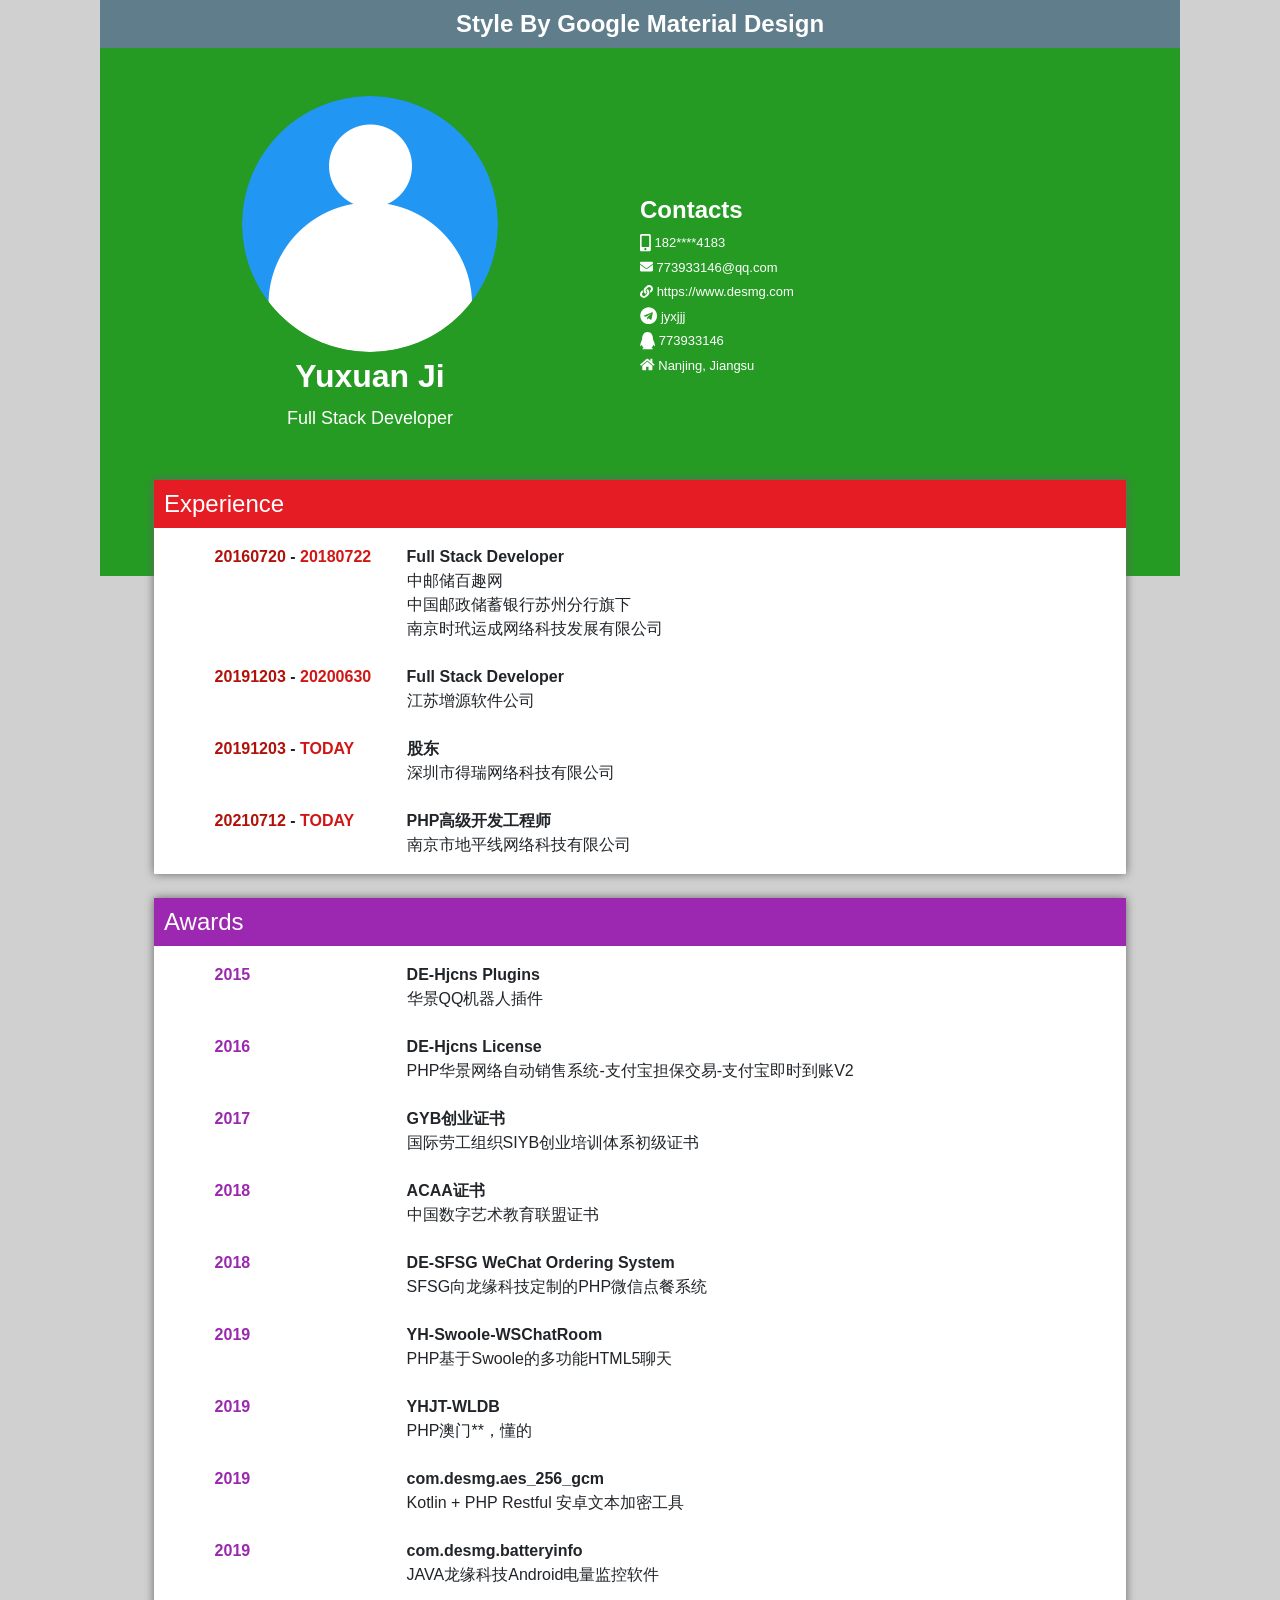
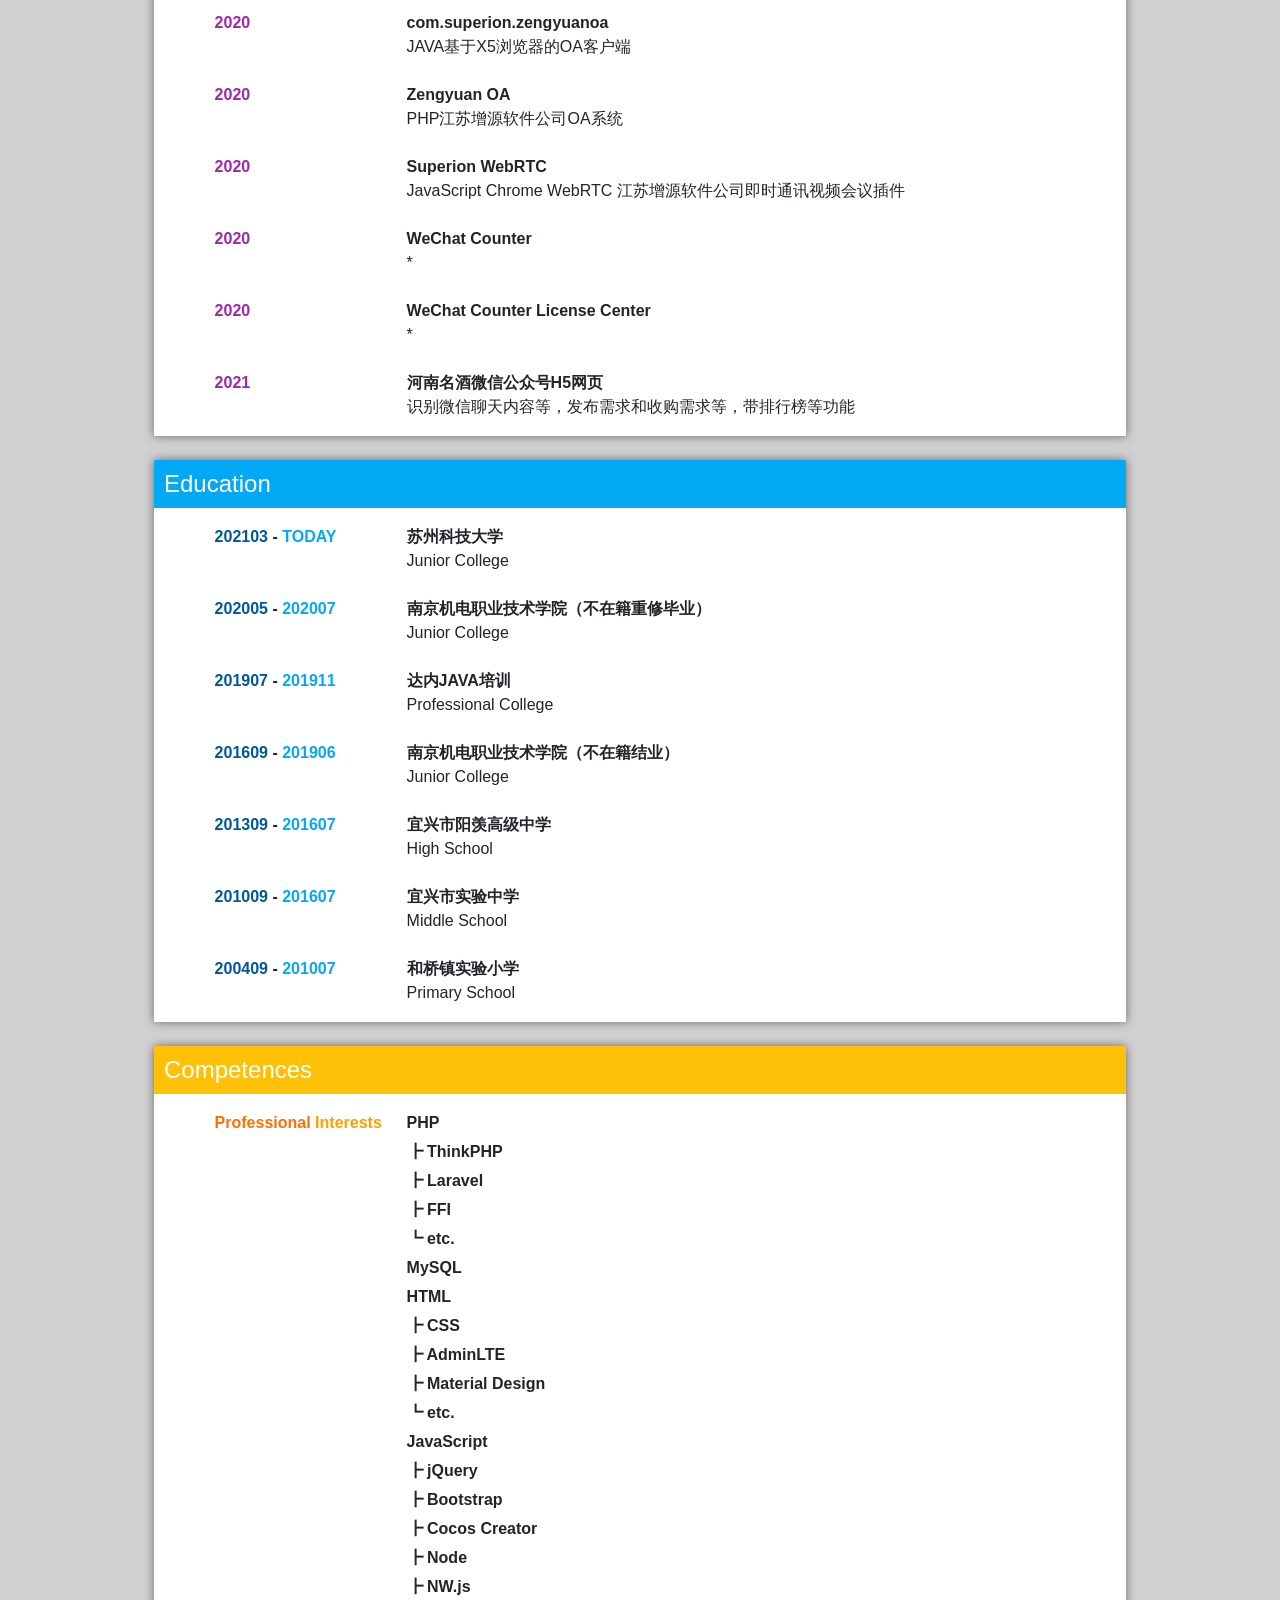
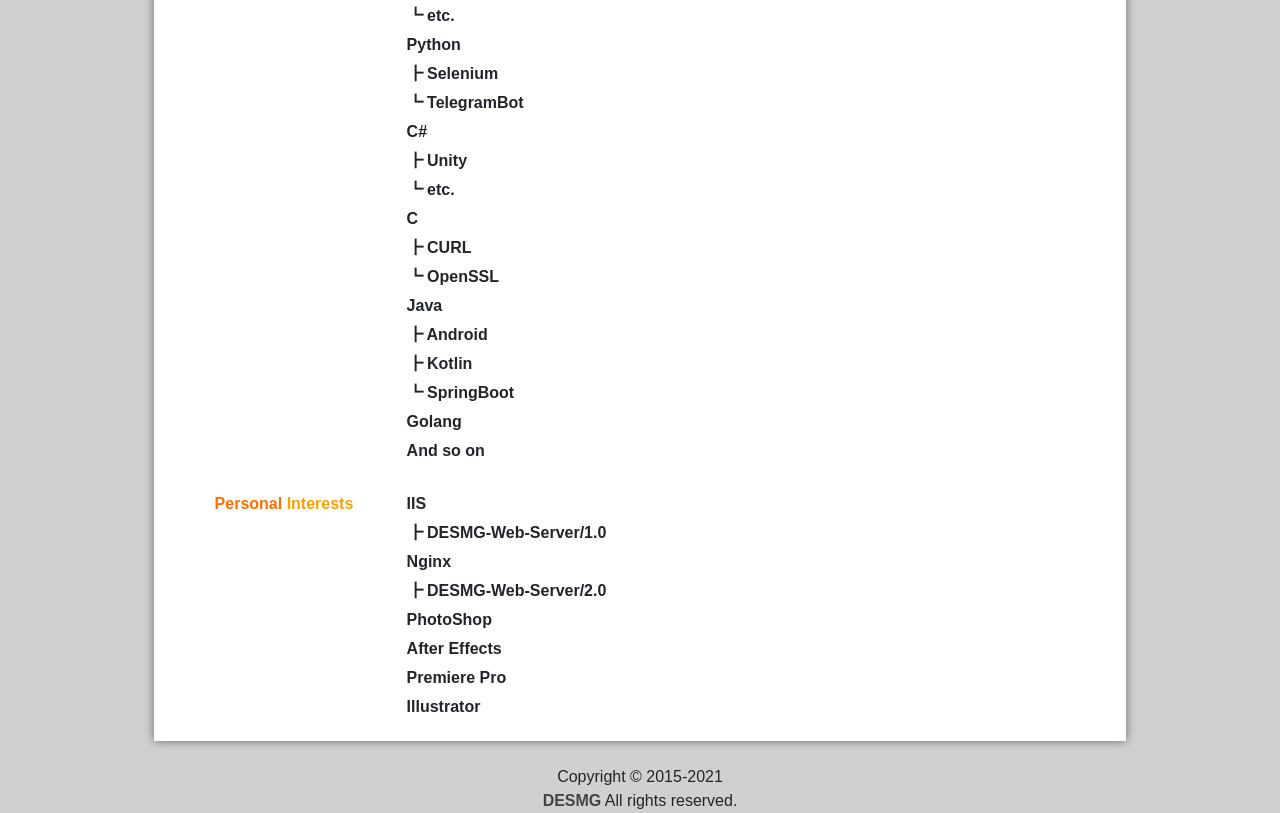
<file: MDCV/index.html>
<!DOCTYPE html>
<html>
<head>
    <meta charset="UTF-8">
    <meta http-equiv="Content-Language" Content="zh-CN">
    <meta name="author" content="神林">
    <meta name="copyright" content="Copyright='DESMG(www.desmg.com) All Rigths Reserved.'; QQ=773933146; Producer=DESMG">
    <meta name="generator" content="JetBrains PhpStorm">
    <meta name="applicable-device" content="pc,mobile">
    <meta name="viewport" content="width=device-width, initial-scale=1, maximum-scale=1, user-scalable=no">
    <meta name="theme-color" content="#D0D0D0">
    <meta name="description" content="个人简历">
    <meta name="keywords" content="个人简历">
    <meta name="build" content="2021-01-01 21:40:00">
    <link rel="canonical" href="https://github.desmg.com/Curriculum-Vitae-By-Google-Material-Design/index.html">
    <title>个人简历 - Google Material Design</title>
    <link href="./css/bootstrap.min.css" rel="stylesheet" rev="stylesheet" integrity="sha384-WskhaSGFgHYWDcbwN70/dfYBj47jz9qbsMId/iRN3ewGhXQFZCSftd1LZCfmhktB">
    <link href="./css/fontawesome.css" rel="stylesheet" rev="stylesheet" integrity="sha384-WNY4LNRHTl0p7HtVFu1s4qvm7+HxP/A9sZK5qrjmU7U4FcODuran0tJHe0ltkulJ">
    <style>
        html,
        body {
            margin: 0 auto 0 auto;
            width: 1080px;
            height: 100%;
            background-color: #D0D0D0;
        }

        p {
            margin-bottom: 5px;
        }

        ul,
        li {
            list-style: none;
        }

        a:link,
        a:hover,
        a:focus,
        a:active,
        a:visited {
            color: #444444;
        }
    </style>
    <style>
        .cr-container {
            width: 1080px;
            height: 48px;
            line-height: 48px;
            font-weight: 600;
            font-size: x-large;
            background-color: #607D8B;
            color: #FFFFFF;
            position: fixed;
            top: 0;
            text-align: center;
            z-index: 999999;
        }

        .main-container {
            width: 1080px;
            height: 576px;
            background-color: #259B24;
            position: relative;
        }

        .container1 {
            margin: 96px 0 0 0;
            width: 540px;
            text-align: center;
            float: left;
            color: #FFFFFF;
        }

        .container2 {
            margin: 192px 0 0 0;
            width: 540px;
            float: right;
            color: #FFFFFF;
        }

        .container2>p>a {
            color: #FFFFFF;
        }

        .photo {
            height: 256px;
            width: 256px;
            border-radius: 128px;
        }

        .name {
            font-size: xx-large;
            font-weight: 600;
        }

        .location {
            font-size: large;
        }

        .contacts-title {
            font-size: x-large;
            font-weight: 600;
        }

        .contacts-item {
            font-size: small;
        }
    </style>
    <style>
        .box-container {
            margin: -96px 5% 0 5%;
            z-index: 99999;
            position: relative;
        }

        .box {
            margin: 0 0 24px 0;
            background-color: #FFFFFF;
            border-radius: 1px;
            box-shadow: 0 0 10px #666666;
        }

        .box-header {
            padding: 0 0 0 10px;
            height: 48px;
            line-height: 48px;
            color: #FFFFFF;
            font-size: x-large;
        }

        .box-header.box-red {
            background-color: #E51C23;
        }

        .box-header.box-blue {
            background-color: #03A9F4;
        }

        .box-header.box-amber {
            background-color: #FFC107;
        }

        .box-header.box-purple {
            background-color: #9C27B0;
        }

        .box-body {
            min-height: 128px;
        }

        .red900 {
            color: #B0120A;
        }

        .red700 {
            color: #D01716;
        }

        .blue900 {
            color: #01579B;
        }

        .blue500 {
            color: #03A9F4;
        }

        .amber900 {
            color: #FF6F00;
        }

        .amber700 {
            color: #FFA000;
        }

        .purple500 {
            color: #9C27B0;
        }

        .table-responsive {
            margin: 0 auto 0 auto;
            padding: 5px 0 5px 0;
            width: 90%;
        }

        .table {
            margin: 0 0 0 0;
        }

        .table td,
        .table th {
            border: 0;
        }

        .footer {
            margin: 5px 0 16px 0;
            text-align: center;
        }
    </style>
</head>
<body>
    <div class="cr-container">
        <span>Style By Google Material Design</span>
        <script>
            window.scrollTo(0, 0);
            setTimeout("$('.cr-container').slideUp(2000);", 3000);
        </script>
    </div>
    <div class="main-container">
        <div class="container1">
            <img class="photo" src="[data-uri]">
            <p class="name">Yuxuan Ji</p>
            <p class="location">Full Stack Developer</p>
        </div>
        <div class="container2">
            <p class="contacts-title">Contacts</p>
            <p class="contacts-item"><i class="fas fa-mobile-alt fa-lg"></i>&nbsp;182****4183</p>
            <p class="contacts-item"><i class="fas fa-envelope"></i>&nbsp;773933146@qq.com</p>
            <p class="contacts-item"><i class="fas fa-link"></i>&nbsp;<a href="https://www.desmg.com">https://www.desmg.com</a></p>
            <p class="contacts-item"><i class="fab fa-telegram fa-lg"></i>&nbsp;<a href="https://t.me/jyxjjj">jyxjjj</a></p>
            <p class="contacts-item"><i class="fab fa-qq fa-lg"></i>&nbsp;773933146</p>
            <p class="contacts-item"><i class="fas fa-home"></i>&nbsp;Nanjing, Jiangsu</p>
        </div>
    </div>
    <div class="box-container">
        <div class="box">
            <div class="box-header box-red">Experience</div>
            <div class="box-body">
                <div class="table-responsive">
                    <table class="table">
                        <tr>
                            <td style="font-weight: 600;width: 192px;">
                                <span class="red900">20160720</span>
                                -
                                <span class="red700">20180722</span>
                            </td>
                            <td>
                                <span style="font-weight: 900;">Full Stack Developer</span>
                                <br />
                                <span>中邮储百趣网<br />中国邮政储蓄银行苏州分行旗下<br />南京时玳运成网络科技发展有限公司</span>
                            </td>
                        </tr>
                        <tr>
                            <td style="font-weight: 600;width: 192px;">
                                <span class="red900">20191203</span>
                                -
                                <span class="red700">20200630</span>
                            </td>
                            <td>
                                <span style="font-weight: 900;">Full Stack Developer</span>
                                <br />
                                <span>江苏增源软件公司</span>
                            </td>
                        </tr>
                        <tr>
                            <td style="font-weight: 600;width: 192px;">
                                <span class="red900">20191203</span>
                                -
                                <span class="red700">TODAY</span>
                            </td>
                            <td>
                                <span style="font-weight: 900;">股东</span>
                                <br />
                                <span>深圳市得瑞网络科技有限公司</span>
                            </td>
                        </tr>
                        <tr>
                            <td style="font-weight: 600;width: 192px;">
                                <span class="red900">20210712</span>
                                -
                                <span class="red700">TODAY</span>
                            </td>
                            <td>
                                <span style="font-weight: 900;">PHP高级开发工程师</span>
                                <br />
                                <span>南京市地平线网络科技有限公司</span>
                            </td>
                        </tr>
                        <!--tr>
                        <td style="font-weight: 600;width: 192px;">
                            <span class="red900">20671111</span>
                            -
                            <span class="red700">TODAY</span>
                        </td>
                        <td>
                            <span style="font-weight: 900;">CEO</span>
                            <br />
                            <span>龙缘特种工业集团</span>
                        </td>
                    </tr>
                    <tr>
                    <td style="font-weight: 600;width: 192px;">
                        <span class="red900">20891111</span>
                        -
                        <span class="red700">TODAY</span>
                    </td>
                    <td>
                        <span style="font-weight: 900;">B13军指挥官</span>
                        <br/>
                        <span>龙缘特种工业集团龙缘科技生物研究部</span>
                    </td>
                </tr>
                <tr>
                    <td style="font-weight: 600;width: 192px;">
                        <span class="red900">20891111</span>
                        -
                        <span class="red700">TODAY</span>
                    </td>
                    <td>
                        <span style="font-weight: 900;">冰霜玫瑰会长</span>
                        <br/>
                        <span>龙缘特种工业集团零部</span>
                    </td>
                </tr-->
                    </table>
                </div>
            </div>
        </div>
        <div class="box">
            <div class="box-header box-purple">Awards</div>
            <div class="box-body">
                <div class="table-responsive">
                    <table class="table">
                        <tr>
                            <td style="font-weight: 600;width: 192px;">
                                <span class="purple500">2015</span>
                            </td>
                            <td>
                                <span style="font-weight: 900;">DE-Hjcns Plugins</span>
                                <br />
                                <span>华景QQ机器人插件</span>
                            </td>
                        </tr>
                        <tr>
                            <td style="font-weight: 600;width: 192px;">
                                <span class="purple500">2016</span>
                            </td>
                            <td>
                                <span style="font-weight: 900;">DE-Hjcns License</span>
                                <br />
                                <span>PHP华景网络自动销售系统-支付宝担保交易-支付宝即时到账V2</span>
                            </td>
                        </tr>
                        <tr>
                            <td style="font-weight: 600;width: 192px;">
                                <span class="purple500">2017</span>
                            </td>
                            <td>
                                <span style="font-weight: 900;">GYB创业证书</span>
                                <br />
                                <span>国际劳工组织SIYB创业培训体系初级证书</span>
                            </td>
                        </tr>
                        <tr>
                            <td style="font-weight: 600;width: 192px;">
                                <span class="purple500">2018</span>
                            </td>
                            <td>
                                <span style="font-weight: 900;">ACAA证书</span>
                                <br />
                                <span>中国数字艺术教育联盟证书</span>
                            </td>
                        </tr>
                        <tr>
                            <td style="font-weight: 600;width: 192px;">
                                <span class="purple500">2018</span>
                            </td>
                            <td>
                                <span style="font-weight: 900;">DE-SFSG WeChat Ordering System</span>
                                <br />
                                <span>SFSG向龙缘科技定制的PHP微信点餐系统</span>
                            </td>
                        </tr>
                        <tr>
                            <td style="font-weight: 600;width: 192px;">
                                <span class="purple500">2019</span>
                            </td>
                            <td>
                                <span style="font-weight: 900;">YH-Swoole-WSChatRoom</span>
                                <br />
                                <span>PHP基于Swoole的多功能HTML5聊天</span>
                            </td>
                        </tr>
                        <tr>
                            <td style="font-weight: 600;width: 192px;">
                                <span class="purple500">2019</span>
                            </td>
                            <td>
                                <span style="font-weight: 900;">YHJT-WLDB</span>
                                <br />
                                <span>PHP澳门**，懂的</span>
                            </td>
                        </tr>
                        <tr>
                            <td style="font-weight: 600;width: 192px;">
                                <span class="purple500">2019</span>
                            </td>
                            <td>
                                <span style="font-weight: 900;">com.desmg.aes_256_gcm</span>
                                <br />
                                <span>Kotlin + PHP Restful 安卓文本加密工具</span>
                            </td>
                        </tr>
                        <tr>
                            <td style="font-weight: 600;width: 192px;">
                                <span class="purple500">2019</span>
                            </td>
                            <td>
                                <span style="font-weight: 900;">com.desmg.batteryinfo</span>
                                <br />
                                <span>JAVA龙缘科技Android电量监控软件</span>
                            </td>
                        </tr>
                        <tr>
                            <td style="font-weight: 600;width: 192px;">
                                <span class="purple500">2020</span>
                            </td>
                            <td>
                                <span style="font-weight: 900;">com.superion.zengyuanoa</span>
                                <br />
                                <span>JAVA基于X5浏览器的OA客户端</span>
                            </td>
                        </tr>
                        <tr>
                            <td style="font-weight: 600;width: 192px;">
                                <span class="purple500">2020</span>
                            </td>
                            <td>
                                <span style="font-weight: 900;">Zengyuan OA</span>
                                <br />
                                <span>PHP江苏增源软件公司OA系统</span>
                            </td>
                        </tr>
                        <tr>
                            <td style="font-weight: 600;width: 192px;">
                                <span class="purple500">2020</span>
                            </td>
                            <td>
                                <span style="font-weight: 900;">Superion WebRTC</span>
                                <br />
                                <span>JavaScript Chrome WebRTC 江苏增源软件公司即时通讯视频会议插件</span>
                            </td>
                        </tr>
                        <tr>
                            <td style="font-weight: 600;width: 192px;">
                                <span class="purple500">2020</span>
                            </td>
                            <td>
                                <span style="font-weight: 900;">WeChat Counter</span>
                                <br />
                                <span>*</span>
                            </td>
                        </tr>
                        <tr>
                            <td style="font-weight: 600;width: 192px;">
                                <span class="purple500">2020</span>
                            </td>
                            <td>
                                <span style="font-weight: 900;">WeChat Counter License Center</span>
                                <br />
                                <span>*</span>
                            </td>
                        </tr>
                        <tr>
                            <td style="font-weight: 600;width: 192px;">
                                <span class="purple500">2021</span>
                            </td>
                            <td>
                                <span style="font-weight: 900;">河南名酒微信公众号H5网页</span>
                                <br />
                                <span>识别微信聊天内容等，发布需求和收购需求等，带排行榜等功能</span>
                            </td>
                        </tr>
                        <!--tr>
                        <td style="font-weight: 600;width: 192px;">
                            <span class="purple500">预计<del>2022</del></span>
                        </td>
                        <td>
                            <span style="font-weight: 900;">DESMG-PHP-MVC</span>
                            <br/>
                            <span>PHP抄TP的设计思想龙缘科技自研最简易MVC框架</span>
                        </td>
                    </tr>
                    <tr>
                        <td style="font-weight: 600;width: 192px;">
                            <span class="purple500">预计<del>2022</del></span>
                        </td>
                        <td>
                            <span style="font-weight: 900;">SYTECH-001</span>
                            <br/>
                            <span>PHP + Cocos帮朋友写的套壳坑钱手游，类似“假传奇”</span>
                        </td>
                    </tr>
                    <tr>
                        <td style="font-weight: 600;width: 192px;">
                            <span class="purple500">预计<del>2026</del></span>
                        </td>
                        <td>
                            <span style="font-weight: 900;">DESMG-CMS</span>
                            <br/>
                            <span>PHP龙缘科技自研CMS</span>
                        </td>
                    </tr>
                    <tr>
                        <td style="font-weight: 600;width: 192px;">
                            <span class="purple500">预计<del>2067</del></span>
                        </td>
                        <td>
                            <span style="font-weight: 900;">DESMG-ZERO</span>
                            <br/>
                            <span>Multiplayer Online Role-PlayingGame，大型古装玄幻MMORPG，金融炸弹</span>
                        </td>
                    </tr-->
                    </table>
                </div>
            </div>
        </div>
        <div class="box">
            <div class="box-header box-blue">Education</div>
            <div class="box-body">
                <div class="table-responsive">
                    <table class="table">
                        <tr>
                            <td style="font-weight: 600;width: 192px;">
                                <span class="blue900">202103</span>
                                -
                                <span class="blue500">TODAY</span>
                            </td>
                            <td>
                                <span style="font-weight: 900;">苏州科技大学</span>
                                <br />
                                <span>Junior College</span>
                            </td>
                        </tr>
                        <tr>
                            <td style="font-weight: 600;width: 192px;">
                                <span class="blue900">202005</span>
                                -
                                <span class="blue500">202007</span>
                            </td>
                            <td>
                                <span style="font-weight: 900;">南京机电职业技术学院（不在籍重修毕业）</span>
                                <br />
                                <span>Junior College</span>
                            </td>
                        </tr>
                        <tr>
                            <td style="font-weight: 600;width: 192px;">
                                <span class="blue900">201907</span>
                                -
                                <span class="blue500">201911</span>
                            </td>
                            <td>
                                <span style="font-weight: 900;">达内JAVA培训</span>
                                <br />
                                <span>Professional College</span>
                            </td>
                        </tr>
                        <tr>
                            <td style="font-weight: 600;width: 192px;">
                                <span class="blue900">201609</span>
                                -
                                <span class="blue500">201906</span>
                            </td>
                            <td>
                                <span style="font-weight: 900;">南京机电职业技术学院（不在籍结业）</span>
                                <br />
                                <span>Junior College</span>
                            </td>
                        </tr>
                        <tr>
                            <td style="font-weight: 600;width: 192px;">
                                <span class="blue900">201309</span>
                                -
                                <span class="blue500">201607</span>
                            </td>
                            <td>
                                <span style="font-weight: 900;">宜兴市阳羡高级中学</span>
                                <br />
                                <span>High School</span>
                            </td>
                        </tr>
                        <tr>
                            <td style="font-weight: 600;width: 192px;">
                                <span class="blue900">201009</span>
                                -
                                <span class="blue500">201607</span>
                            </td>
                            <td>
                                <span style="font-weight: 900;">宜兴市实验中学</span>
                                <br />
                                <span>Middle School</span>
                            </td>
                        </tr>
                        <tr>
                            <td style="font-weight: 600;width: 192px;">
                                <span class="blue900">200409</span>
                                -
                                <span class="blue500">201007</span>
                            </td>
                            <td>
                                <span style="font-weight: 900;">和桥镇实验小学</span>
                                <br />
                                <span>Primary School</span>
                            </td>
                        </tr>
                        <!--tr>
                    <td style="font-weight: 600;width: 192px;">
                        <span class="blue900">20891111</span>
                        -
                        <span class="blue500">TODAY</span>
                    </td>
                    <td>
                        <span style="font-weight: 900;">龙缘特种工业集团龙缘科技生物研究部</span>
                        <br/>
                        <span>Post-doctoral</span>
                    </td>
                </tr-->
                    </table>
                </div>
            </div>
        </div>
        <div class="box">
            <div class="box-header box-amber">Competences</div>
            <div class="box-body">
                <div class="table-responsive">
                    <table class="table">
                        <tr>
                            <td style="font-weight: 600;width: 192px;">
                                <span class="amber900">Professional</span>
                                <span class="amber700">Interests</span>
                            </td>
                            <td>
                                <p style="font-weight: 900;">PHP</p>
                                <p style="font-weight: 900;">┣&nbsp;ThinkPHP</p>
                                <p style="font-weight: 900;">┣&nbsp;Laravel</p>
                                <p style="font-weight: 900;">┣&nbsp;FFI</p>
                                <p style="font-weight: 900;">┗&nbsp;etc.</p>
                                <p style="font-weight: 900;">MySQL</p>
                                <p style="font-weight: 900;">HTML</p>
                                <p style="font-weight: 900;">┣&nbsp;CSS</p>
                                <p style="font-weight: 900;">┣&nbsp;AdminLTE</p>
                                <p style="font-weight: 900;">┣&nbsp;Material Design</p>
                                <p style="font-weight: 900;">┗&nbsp;etc.</p>
                                <p style="font-weight: 900;">JavaScript</p>
                                <p style="font-weight: 900;">┣&nbsp;jQuery</p>
                                <p style="font-weight: 900;">┣&nbsp;Bootstrap</p>
                                <p style="font-weight: 900;">┣&nbsp;Cocos Creator</p>
                                <p style="font-weight: 900;">┣&nbsp;Node</p>
                                <p style="font-weight: 900;">┣&nbsp;NW.js</p>
                                <p style="font-weight: 900;">┗&nbsp;etc.</p>
                                <p style="font-weight: 900;">Python</p>
                                <p style="font-weight: 900;">┣&nbsp;Selenium</p>
                                <p style="font-weight: 900;">┗&nbsp;TelegramBot</p>
                                <p style="font-weight: 900;">C#</p>
                                <p style="font-weight: 900;">┣&nbsp;Unity</p>
                                <p style="font-weight: 900;">┗&nbsp;etc.</p>
                                <p style="font-weight: 900;">C</p>
                                <p style="font-weight: 900;">┣&nbsp;CURL</p>
                                <p style="font-weight: 900;">┗&nbsp;OpenSSL</p>
                                <p style="font-weight: 900;">Java</p>
                                <p style="font-weight: 900;">┣&nbsp;Android</p>
                                <p style="font-weight: 900;">┣&nbsp;Kotlin</p>
                                <p style="font-weight: 900;">┗&nbsp;SpringBoot</p>
                                <p style="font-weight: 900;">Golang</p>
                                <p style="font-weight: 900;">And so on</p>
                            </td>
                        </tr>
                        <tr>
                            <td style="font-weight: 600;width: 192px;">
                                <span class="amber900">Personal</span>
                                <span class="amber700">Interests</span>
                            </td>
                            <td>
                                <p style="font-weight: 900;">IIS</p>
                                <p style="font-weight: 900;">┣&nbsp;DESMG-Web-Server/1.0</p>
                                <p style="font-weight: 900;">Nginx</p>
                                <p style="font-weight: 900;">┣&nbsp;DESMG-Web-Server/2.0</p>
                                <p style="font-weight: 900;">PhotoShop</p>
                                <p style="font-weight: 900;">After Effects</p>
                                <p style="font-weight: 900;">Premiere Pro</p>
                                <p style="font-weight: 900;">Illustrator</p>
                                <!--p style="font-weight: 900;">Research of BioComputer</p>
                            <p style="font-weight: 900;">Research of Quantum Computer</p>
                            <p style="font-weight: 900;">Research of Artificial Intelligence</p>
                            <p style="font-weight: 900;">Research of Connection Encrtption</p-->
                            </td>
                        </tr>
                    </table>
                </div>
            </div>
        </div>
    </div>
    <div class="footer">
        Copyright &copy; 2015-2021
        <br />
        <b><a href="https://www.desmg.com">DESMG</a></b> All rights reserved.
    </div>
    <script src="./js/jquery.min.js" integrity="sha384-tsQFqpEReu7ZLhBV2VZlAu7zcOV+rXbYlF2cqB8txI/8aZajjp4Bqd+V6D5IgvKT"></script>
    <script>
        let scale = 1 / window.devicePixelRatio;
        $('meta[name="viewport"]').attr('content', 'initial-scale=' + scale + ', maximum-scale=' + scale + ', minimum-scale=' + scale + ', user-scalable=no');
        alert('This was downgrade into demo mode, all infomation may not be latest.');
    </script>
    <script src="./js/bootstrap.min.js" integrity="sha384-smHYKdLADwkXOn1EmN1qk/HfnUcbVRZyYmZ4qpPea6sjB/pTJ0euyQp0Mk8ck+5T"></script>
    <script src="./js/fontawesome.min.js" integrity="sha384-xymdQtn1n3lH2wcu0qhcdaOpQwyoarkgLVxC/wZ5q7h9gHtxICrpcaSUfygqZGOe"></script>
</body>
</html>
</file>
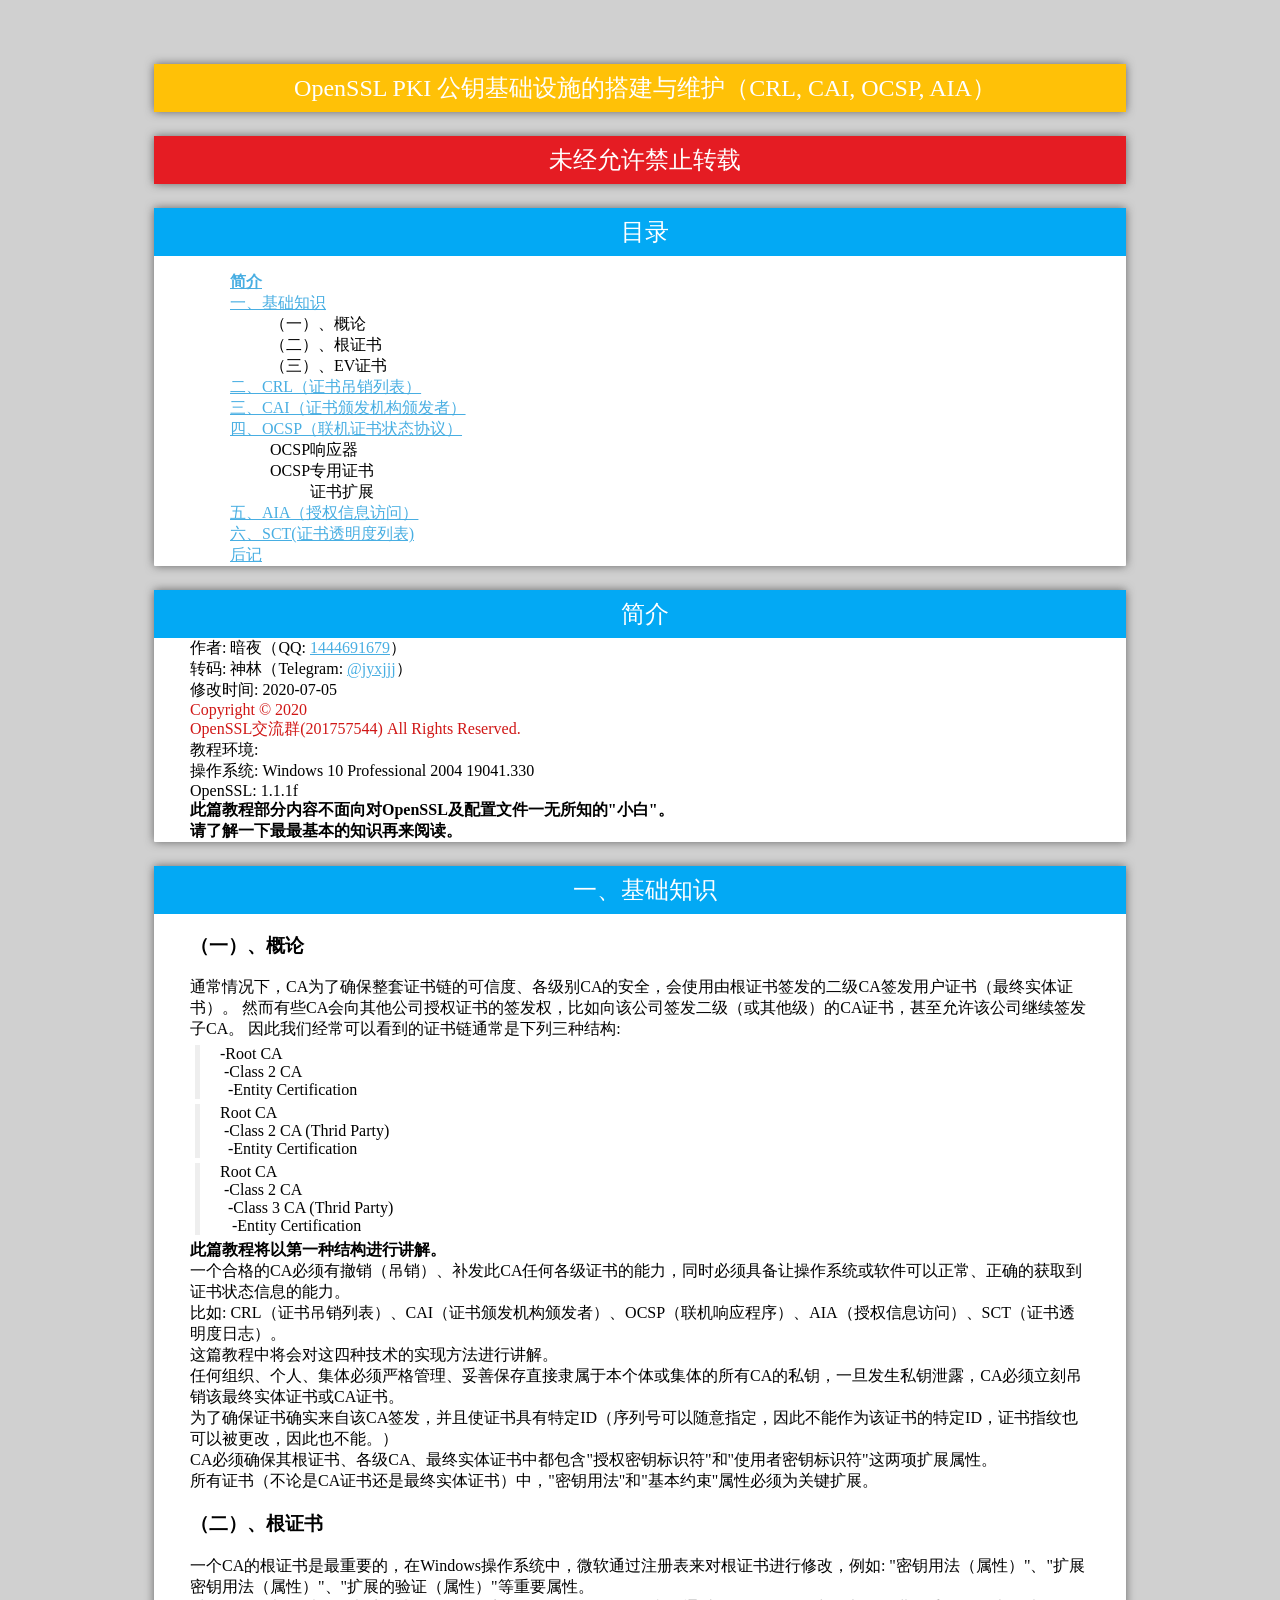
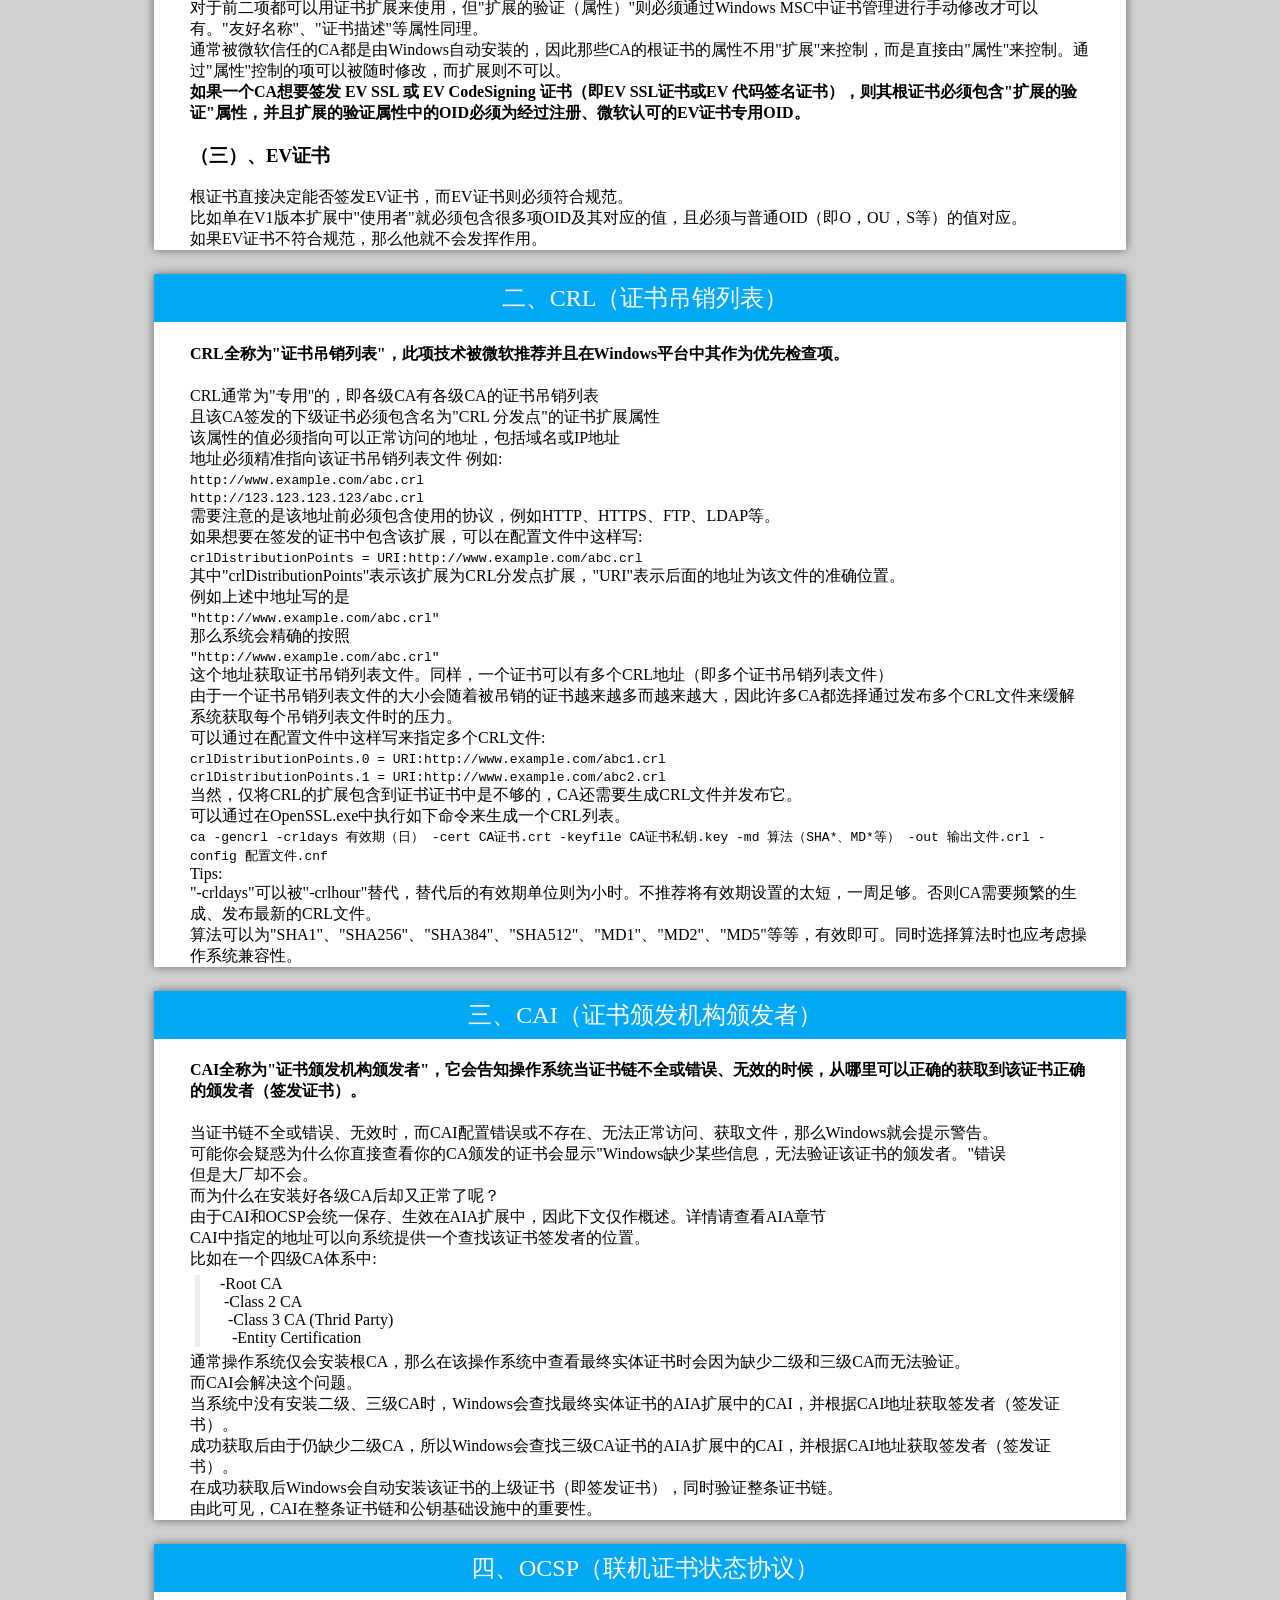
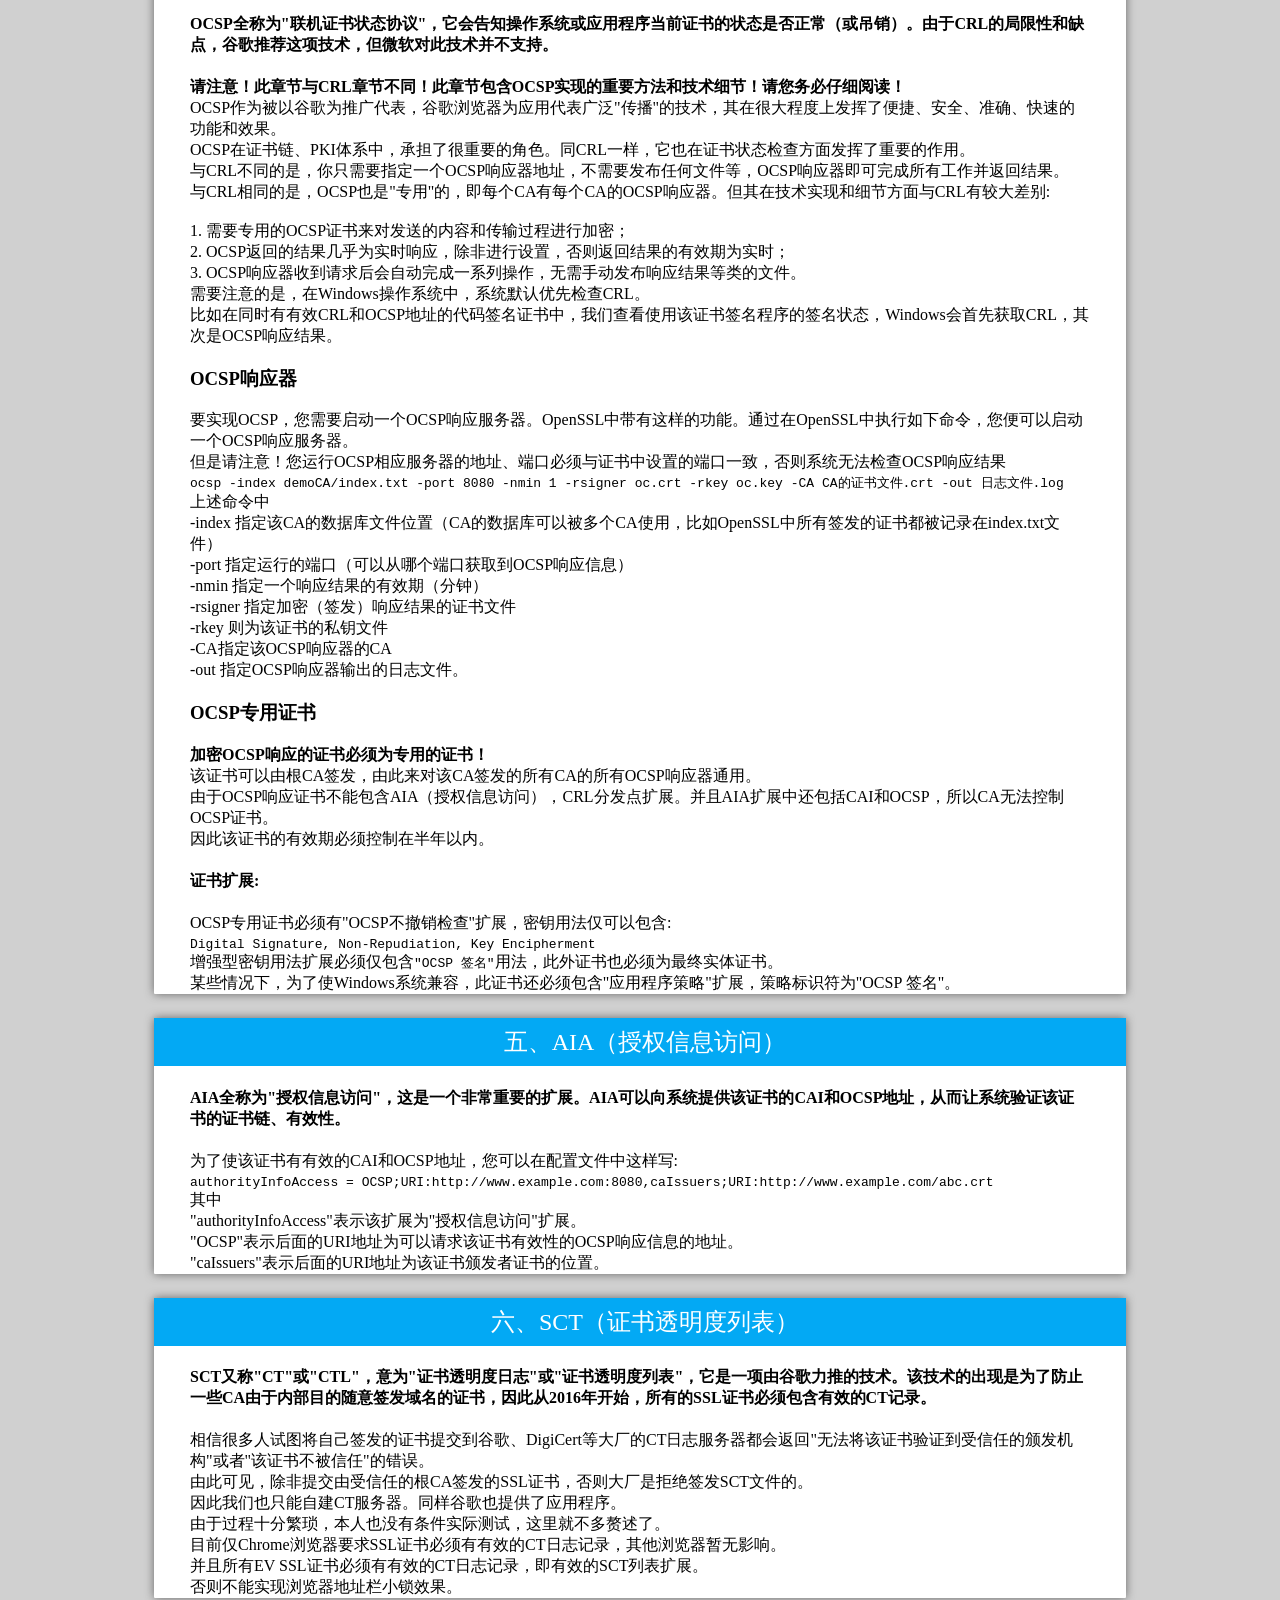
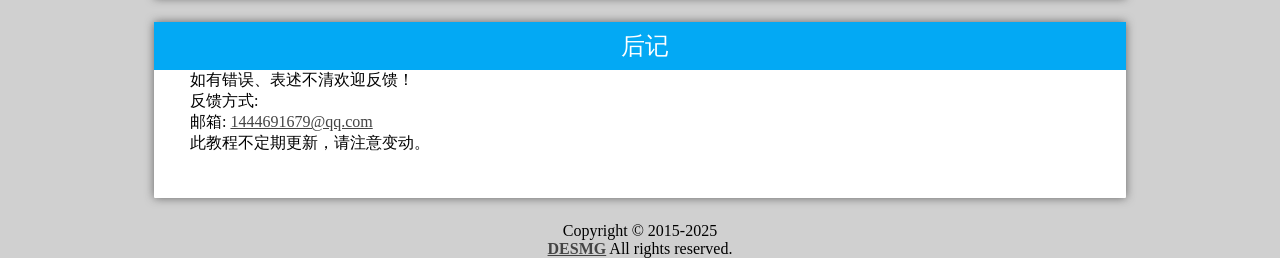
<file: QRSources/pki.html>
<!DOCTYPE html>
<html lang="zh">
<head>
    <meta charset="UTF-8">
    <meta http-equiv="Content-Language" Content="zh-CN">
    <meta name="author" content="神林">
    <meta name="copyright" content="Copyright='DESMG(www.desmg.com) All Rigths Reserved.'; QQ=773933146; Producer=DESMG">
    <meta name="generator" content="JetBrains WebStorm">
    <meta name="applicable-device" content="pc">
    <meta name="viewport" content="width=device-width, initial-scale=1, maximum-scale=1, user-scalable=no">
    <meta name="theme-color" content="#D0D0D0">
    <meta name="description" content="OpenSSL PKI 公钥基础设施的搭建与维护（CRL, CAI, OCSP, AIA）">
    <meta name="keywords" content="OpenSSL,PKI,公钥基础设施,搭建,维护,CRL,CAI,OCSP,AIA">
    <meta name="build" content="2020-07-05 14:18:00">
    <link rel="canonical" href="https://github.desmg.com/QRSources/pki.html">
    <title>OpenSSL PKI 公钥基础设施的搭建与维护（CRL, CAI, OCSP, AIA）</title>
    <link href="https://www.desmg.com/resources/bootstrap/css/bootstrap.min.css" rel="stylesheet">
    <script src="https://www.desmg.com/resources/jquery/js/jquery.min.js"></script>
    <script>
        let scale = 1 / window.devicePixelRatio;
        $('meta[name="viewport"]').attr('content', 'initial-scale=' + scale + ', maximum-scale=' + scale + ', minimum-scale=' + scale + ', user-scalable=no');
    </script>
    <style>
        html,
        body {
            margin: 0 auto 0 auto;
            width: 1080px;
            height: 100%;
            background-color: #D0D0D0;
        }

        p {
            margin-bottom: 5px;
        }

        ul,
        li {
            list-style: none;
        }

        a:link,
        a:hover,
        a:focus,
        a:active,
        a:visited {
            color: #444444;
        }

        .box-body>a:link,
        .box-body>a:hover,
        .box-body>a:focus,
        .box-body>a:active,
        .box-body>a:visited {
            color: #48AEE2;
        }

        ul>a:link,
        ul>a:hover,
        ul>a:focus,
        ul>a:active,
        ul>a:visited {
            color: #48AEE2;
        }

        li>a:link,
        li>a:hover,
        li>a:focus,
        li>a:active,
        li>a:visited {
            color: #48AEE2;
        }

        blockquote {
            margin: 5px;
            padding: 0 20px;
            border-left: 5px solid #eee;
        }
    </style>
    <style>
        .box-container {
            margin: 64px 5% 0 5%;
            z-index: 99999;
            position: relative;
        }

        .box {
            margin: 0 0 24px 0;
            background-color: #FFFFFF;
            border-radius: 1px;
            box-shadow: 0 0 10px #666666;
        }

        .box-header {
            padding: 0 0 0 10px;
            height: 48px;
            line-height: 48px;
            color: #FFFFFF;
            font-size: x-large;
            text-align: center;
        }

        .box-header.box-red {
            background-color: #E51C23;
        }

        .box-header.box-blue {
            background-color: #03A9F4;
        }

        .box-header.box-amber {
            background-color: #FFC107;
        }

        .box-header.box-purple {
            background-color: #9C27B0;
        }

        .box-body {
            min-height: 128px;
            padding: 0 36px;
        }

        .red900 {
            color: #B0120A;
        }

        .red700 {
            color: #D01716;
        }

        .blue900 {
            color: #01579B;
        }

        .blue500 {
            color: #03A9F4;
        }

        .amber900 {
            color: #FF6F00;
        }

        .amber700 {
            color: #FFA000;
        }

        .purple500 {
            color: #9C27B0;
        }

        .table-responsive {
            margin: 0 auto 0 auto;
            padding: 5px 0 5px 0;
            width: 90%;
        }

        .table {
            margin: 0 0 0 0;
        }

        .table td,
        .table th {
            border: 0;
        }

        .footer {
            margin: 5px 0 16px 0;
            text-align: center;
        }
    </style>
</head>
<body>
    <div class="box-container">
        <div class="box">
            <div class="box-header box-amber">OpenSSL PKI 公钥基础设施的搭建与维护（CRL, CAI, OCSP, AIA）</div>
        </div>
        <div class="box">
            <div class="box-header box-red">未经允许禁止转载</div>
        </div>
        <div class="box">
            <div class="box-header box-blue">目录</div>
            <div class="box-body">
                <ul>
                    <li>
                        <a href="#简介"><strong>简介</strong></a>
                    </li>
                    <li><a href="#一">一、基础知识</a>
                        <ul>
                            <li>（一）、概论</li>
                            <li>（二）、根证书</li>
                            <li>（三）、EV证书</li>
                        </ul>
                    </li>
                    <li><a href="#二">二、CRL（证书吊销列表）</a></li>
                    <li><a href="#三">三、CAI（证书颁发机构颁发者）</a></li>
                    <li><a href="#四">四、OCSP（联机证书状态协议）</a>
                        <ul>
                            <li>OCSP响应器</li>
                            <li>OCSP专用证书
                                <ul>
                                    <li>证书扩展</li>
                                </ul>
                            </li>
                        </ul>
                    </li>
                    <li><a href="#五">五、AIA（授权信息访问）</a></li>
                    <li><a href="#六">六、SCT(证书透明度列表)</a></li>
                    <li><a href="#后记">后记</a></li>
                </ul>
            </div>
        </div>
        <div class="box">
            <div id="简介" class="box-header box-blue">简介</div>
            <div class="box-body">
                作者: 暗夜（QQ: <a href="http://wpa.qq.com/msgrd?uin=1444691679">1444691679</a>）<br />
                转码: 神林（Telegram: <a href="https://t.me/jyxjjj">@jyxjjj</a>）<br />
                修改时间: 2020-07-05<br />
                <div class="red700">
                    Copyright &copy; 2020<br />
                    OpenSSL交流群(201757544) All Rights Reserved.
                </div>
                <div>
                    教程环境:<br />
                    操作系统: Windows 10 Professional 2004 19041.330<br />
                    OpenSSL: 1.1.1f
                </div>
                <strong>
                    此篇教程部分内容不面向对OpenSSL及配置文件一无所知的"小白"。<br />
                    请了解一下最最基本的知识再来阅读。
                </strong>
            </div>
        </div>
        <div class="box">
            <div id="一" class="box-header box-blue">一、基础知识</div>
            <div class="box-body">
                <h3>（一）、概论</h3>
                <div>
                    <div>通常情况下，CA为了确保整套证书链的可信度、各级别CA的安全，会使用由根证书签发的二级CA签发用户证书（最终实体证书）。
                        然而有些CA会向其他公司授权证书的签发权，比如向该公司签发二级（或其他级）的CA证书，甚至允许该公司继续签发子CA。
                        因此我们经常可以看到的证书链通常是下列三种结构: <br />
                        <blockquote>
                            -Root CA<br />
                            &nbsp;-Class 2 CA<br />
                            &nbsp;&nbsp;-Entity Certification
                        </blockquote>
                        <blockquote>
                            Root CA<br />
                            &nbsp;-Class 2 CA (Thrid Party)<br />
                            &nbsp;&nbsp;-Entity Certification
                        </blockquote>
                        <blockquote>
                            Root CA<br />
                            &nbsp;-Class 2 CA<br />
                            &nbsp;&nbsp;-Class 3 CA (Thrid Party)<br />
                            &nbsp;&nbsp;&nbsp;-Entity Certification
                        </blockquote>
                    </div>
                </div>
                <strong>此篇教程将以第一种结构进行讲解。</strong>
                <div>
                    一个合格的CA必须有撤销（吊销）、补发此CA任何各级证书的能力，同时必须具备让操作系统或软件可以正常、正确的获取到证书状态信息的能力。<br />
                    比如: CRL（证书吊销列表）、CAI（证书颁发机构颁发者）、OCSP（联机响应程序）、AIA（授权信息访问）、SCT（证书透明度日志）。<br />
                    这篇教程中将会对这四种技术的实现方法进行讲解。
                </div>
                <div>
                    任何组织、个人、集体必须严格管理、妥善保存直接隶属于本个体或集体的所有CA的私钥，一旦发生私钥泄露，CA必须立刻吊销该最终实体证书或CA证书。
                </div>
                <div>
                    为了确保证书确实来自该CA签发，并且使证书具有特定ID（序列号可以随意指定，因此不能作为该证书的特定ID，证书指纹也可以被更改，因此也不能。）<br />
                    CA必须确保其根证书、各级CA、最终实体证书中都包含"授权密钥标识符"和"使用者密钥标识符"这两项扩展属性。
                </div>
                <div>
                    所有证书（不论是CA证书还是最终实体证书）中，"密钥用法"和"基本约束"属性必须为关键扩展。
                </div>
                <h3>（二）、根证书</h3>
                <div>
                    一个CA的根证书是最重要的，在Windows操作系统中，微软通过注册表来对根证书进行修改，例如: "密钥用法（属性）"、"扩展密钥用法（属性）"、"扩展的验证（属性）"等重要属性。<br />
                    对于前二项都可以用证书扩展来使用，但"扩展的验证（属性）"则必须通过Windows MSC中证书管理进行手动修改才可以有。"友好名称"、"证书描述"等属性同理。<br />
                    通常被微软信任的CA都是由Windows自动安装的，因此那些CA的根证书的属性不用"扩展"来控制，而是直接由"属性"来控制。通过"属性"控制的项可以被随时修改，而扩展则不可以。<br />
                </div>
                <strong>如果一个CA想要签发 EV SSL 或 EV CodeSigning 证书（即EV SSL证书或EV 代码签名证书），则其根证书必须包含"扩展的验证"属性，并且扩展的验证属性中的OID必须为经过注册、微软认可的EV证书专用OID。</strong>
                <h3>（三）、EV证书</h3>
                <div>
                    根证书直接决定能否签发EV证书，而EV证书则必须符合规范。<br />
                    比如单在V1版本扩展中"使用者"就必须包含很多项OID及其对应的值，且必须与普通OID（即O，OU，S等）的值对应。<br />
                    如果EV证书不符合规范，那么他就不会发挥作用。
                </div>
            </div>
        </div>
        <div class="box">
            <div id="二" class="box-header box-blue">二、CRL（证书吊销列表）</div>
            <div class="box-body">
                <h4>CRL全称为"证书吊销列表"，此项技术被微软推荐并且在Windows平台中其作为优先检查项。</h4>
                CRL通常为"专用"的，即各级CA有各级CA的证书吊销列表<br />
                且该CA签发的下级证书必须包含名为"CRL 分发点"的证书扩展属性<br />
                该属性的值必须指向可以正常访问的地址，包括域名或IP地址<br />
                地址必须精准指向该证书吊销列表文件
                例如: <br />
                <code>http://www.example.com/abc.crl</code><br />
                <code>http://123.123.123.123/abc.crl</code><br />
                需要注意的是该地址前必须包含使用的协议，例如HTTP、HTTPS、FTP、LDAP等。<br />
                如果想要在签发的证书中包含该扩展，可以在配置文件中这样写:<br />
                <code>crlDistributionPoints = URI:http://www.example.com/abc.crl</code><br />
                其中"crlDistributionPoints"表示该扩展为CRL分发点扩展，"URI"表示后面的地址为该文件的准确位置。<br />
                例如上述中地址写的是<br />
                <code>"http://www.example.com/abc.crl"</code><br />
                那么系统会精确的按照<br />
                <code>"http://www.example.com/abc.crl"</code><br />
                这个地址获取证书吊销列表文件。同样，一个证书可以有多个CRL地址（即多个证书吊销列表文件）<br />
                由于一个证书吊销列表文件的大小会随着被吊销的证书越来越多而越来越大，因此许多CA都选择通过发布多个CRL文件来缓解系统获取每个吊销列表文件时的压力。<br />
                可以通过在配置文件中这样写来指定多个CRL文件:<br />
                <code>crlDistributionPoints.0 = URI:http://www.example.com/abc1.crl</code><br />
                <code>crlDistributionPoints.1 = URI:http://www.example.com/abc2.crl</code><br />
                当然，仅将CRL的扩展包含到证书证书中是不够的，CA还需要生成CRL文件并发布它。<br />
                可以通过在OpenSSL.exe中执行如下命令来生成一个CRL列表。<br />
                <code>ca -gencrl -crldays 有效期（日） -cert CA证书.crt -keyfile CA证书私钥.key -md 算法（SHA*、MD*等） -out 输出文件.crl -config 配置文件.cnf</code><br />
                Tips:<br />
                "-crldays"可以被"-crlhour"替代，替代后的有效期单位则为小时。不推荐将有效期设置的太短，一周足够。否则CA需要频繁的生成、发布最新的CRL文件。<br />
                算法可以为"SHA1"、"SHA256"、"SHA384"、"SHA512"、"MD1"、"MD2"、"MD5"等等，有效即可。同时选择算法时也应考虑操作系统兼容性。<br />
            </div>
        </div>
        <div class="box">
            <div id="三" class="box-header box-blue">三、CAI（证书颁发机构颁发者）</div>
            <div class="box-body">
                <h4>CAI全称为"证书颁发机构颁发者"，它会告知操作系统当证书链不全或错误、无效的时候，从哪里可以正确的获取到该证书正确的颁发者（签发证书）。</h4>
                当证书链不全或错误、无效时，而CAI配置错误或不存在、无法正常访问、获取文件，那么Windows就会提示警告。<br />
                可能你会疑惑为什么你直接查看你的CA颁发的证书会显示"Windows缺少某些信息，无法验证该证书的颁发者。"错误<br />
                但是大厂却不会。<br />
                而为什么在安装好各级CA后却又正常了呢？<br />
                由于CAI和OCSP会统一保存、生效在AIA扩展中，因此下文仅作概述。详情请查看AIA章节<br />
                CAI中指定的地址可以向系统提供一个查找该证书签发者的位置。<br />
                比如在一个四级CA体系中:
                <blockquote>
                    -Root CA<br />
                    &nbsp;-Class 2 CA<br />
                    &nbsp;&nbsp;-Class 3 CA (Thrid Party)<br />
                    &nbsp;&nbsp;&nbsp;-Entity Certification
                </blockquote>
                通常操作系统仅会安装根CA，那么在该操作系统中查看最终实体证书时会因为缺少二级和三级CA而无法验证。<br />
                而CAI会解决这个问题。<br />
                当系统中没有安装二级、三级CA时，Windows会查找最终实体证书的AIA扩展中的CAI，并根据CAI地址获取签发者（签发证书）。<br />
                成功获取后由于仍缺少二级CA，所以Windows会查找三级CA证书的AIA扩展中的CAI，并根据CAI地址获取签发者（签发证书）。<br />
                在成功获取后Windows会自动安装该证书的上级证书（即签发证书），同时验证整条证书链。<br />
                由此可见，CAI在整条证书链和公钥基础设施中的重要性。
            </div>
        </div>
        <div class="box">
            <div id="四" class="box-header box-blue">四、OCSP（联机证书状态协议）</div>
            <div class="box-body">
                <h4>OCSP全称为"联机证书状态协议"，它会告知操作系统或应用程序当前证书的状态是否正常（或吊销）。由于CRL的局限性和缺点，谷歌推荐这项技术，但微软对此技术并不支持。</h4>
                <strong>请注意！此章节与CRL章节不同！此章节包含OCSP实现的重要方法和技术细节！请您务必仔细阅读！</strong><br />
                OCSP作为被以谷歌为推广代表，谷歌浏览器为应用代表广泛"传播"的技术，其在很大程度上发挥了便捷、安全、准确、快速的功能和效果。<br />
                OCSP在证书链、PKI体系中，承担了很重要的角色。同CRL一样，它也在证书状态检查方面发挥了重要的作用。<br />
                与CRL不同的是，你只需要指定一个OCSP响应器地址，不需要发布任何文件等，OCSP响应器即可完成所有工作并返回结果。<br />
                与CRL相同的是，OCSP也是"专用"的，即每个CA有每个CA的OCSP响应器。但其在技术实现和细节方面与CRL有较大差别:<br />
                <br />
                1. 需要专用的OCSP证书来对发送的内容和传输过程进行加密；<br />
                2. OCSP返回的结果几乎为实时响应，除非进行设置，否则返回结果的有效期为实时；<br />
                3. OCSP响应器收到请求后会自动完成一系列操作，无需手动发布响应结果等类的文件。<br />
                需要注意的是，在Windows操作系统中，系统默认优先检查CRL。<br />
                比如在同时有有效CRL和OCSP地址的代码签名证书中，我们查看使用该证书签名程序的签名状态，Windows会首先获取CRL，其次是OCSP响应结果。<br />
                <h3>OCSP响应器</h3>
                要实现OCSP，您需要启动一个OCSP响应服务器。OpenSSL中带有这样的功能。通过在OpenSSL中执行如下命令，您便可以启动一个OCSP响应服务器。<br />
                但是请注意！您运行OCSP相应服务器的地址、端口必须与证书中设置的端口一致，否则系统无法检查OCSP响应结果<br />
                <code>ocsp -index demoCA/index.txt -port 8080 -nmin 1 -rsigner oc.crt -rkey oc.key -CA CA的证书文件.crt -out 日志文件.log</code><br />
                上述命令中<br />
                -index 指定该CA的数据库文件位置（CA的数据库可以被多个CA使用，比如OpenSSL中所有签发的证书都被记录在index.txt文件）<br />
                -port 指定运行的端口（可以从哪个端口获取到OCSP响应信息）<br />
                -nmin 指定一个响应结果的有效期（分钟）<br />
                -rsigner 指定加密（签发）响应结果的证书文件<br />
                -rkey 则为该证书的私钥文件<br />
                -CA指定该OCSP响应器的CA<br />
                -out 指定OCSP响应器输出的日志文件。
                <h3>OCSP专用证书</h3>
                <strong>加密OCSP响应的证书必须为专用的证书！</strong><br />
                该证书可以由根CA签发，由此来对该CA签发的所有CA的所有OCSP响应器通用。<br />
                由于OCSP响应证书不能包含AIA（授权信息访问），CRL分发点扩展。并且AIA扩展中还包括CAI和OCSP，所以CA无法控制OCSP证书。<br />
                因此该证书的有效期必须控制在半年以内。
                <h4>证书扩展: </h4>
                OCSP专用证书必须有"OCSP不撤销检查"扩展，密钥用法仅可以包含: <br />
                <code>Digital Signature, Non-Repudiation, Key Encipherment</code><br />
                增强型密钥用法扩展必须仅包含<code>"OCSP 签名"</code>用法，此外证书也必须为最终实体证书。<br />
                某些情况下，为了使Windows系统兼容，此证书还必须包含"应用程序策略"扩展，策略标识符为"OCSP 签名"。
            </div>
        </div>
        <div class="box">
            <div id="五" class="box-header box-blue">五、AIA（授权信息访问）</div>
            <div class="box-body">
                <h4>AIA全称为"授权信息访问"，这是一个非常重要的扩展。AIA可以向系统提供该证书的CAI和OCSP地址，从而让系统验证该证书的证书链、有效性。</h4>

                为了使该证书有有效的CAI和OCSP地址，您可以在配置文件中这样写:<br />
                <code>authorityInfoAccess = OCSP;URI:http://www.example.com:8080,caIssuers;URI:http://www.example.com/abc.crt</code><br />
                其中<br />
                "authorityInfoAccess"表示该扩展为"授权信息访问"扩展。<br />
                "OCSP"表示后面的URI地址为可以请求该证书有效性的OCSP响应信息的地址。<br />
                "caIssuers"表示后面的URI地址为该证书颁发者证书的位置。
            </div>
        </div>
        <div class="box">
            <div id="六" class="box-header box-blue">六、SCT（证书透明度列表）</div>
            <div class="box-body">
                <h4>SCT又称"CT"或"CTL"，意为"证书透明度日志"或"证书透明度列表"，它是一项由谷歌力推的技术。该技术的出现是为了防止一些CA由于内部目的随意签发域名的证书，因此从2016年开始，所有的SSL证书必须包含有效的CT记录。</h4>
                相信很多人试图将自己签发的证书提交到谷歌、DigiCert等大厂的CT日志服务器都会返回"无法将该证书验证到受信任的颁发机构"或者"该证书不被信任"的错误。<br />
                由此可见，除非提交由受信任的根CA签发的SSL证书，否则大厂是拒绝签发SCT文件的。<br />
                因此我们也只能自建CT服务器。同样谷歌也提供了应用程序。<br />
                由于过程十分繁琐，本人也没有条件实际测试，这里就不多赘述了。<br />
                目前仅Chrome浏览器要求SSL证书必须有有效的CT日志记录，其他浏览器暂无影响。<br />
                并且所有EV SSL证书必须有有效的CT日志记录，即有效的SCT列表扩展。<br />
                否则不能实现浏览器地址栏小锁效果。
            </div>
        </div>
        <div class="box">
            <div id="后记" class="box-header box-blue">后记</div>
            <div class="box-body">
                <div>
                    如有错误、表述不清欢迎反馈！<br />
                    反馈方式:<br />
                    邮箱: <a href="mailto:1444691679@qq.com">1444691679@qq.com</a><br />
                    此教程不定期更新，请注意变动。
                </div>
            </div>
        </div>
    </div>
    <div class="footer">
        Copyright &copy; 2015-2025
        <br />
        <b><a href="https://www.desmg.com">DESMG</a></b> All rights reserved.
    </div>
</body>
</html>
</file>
